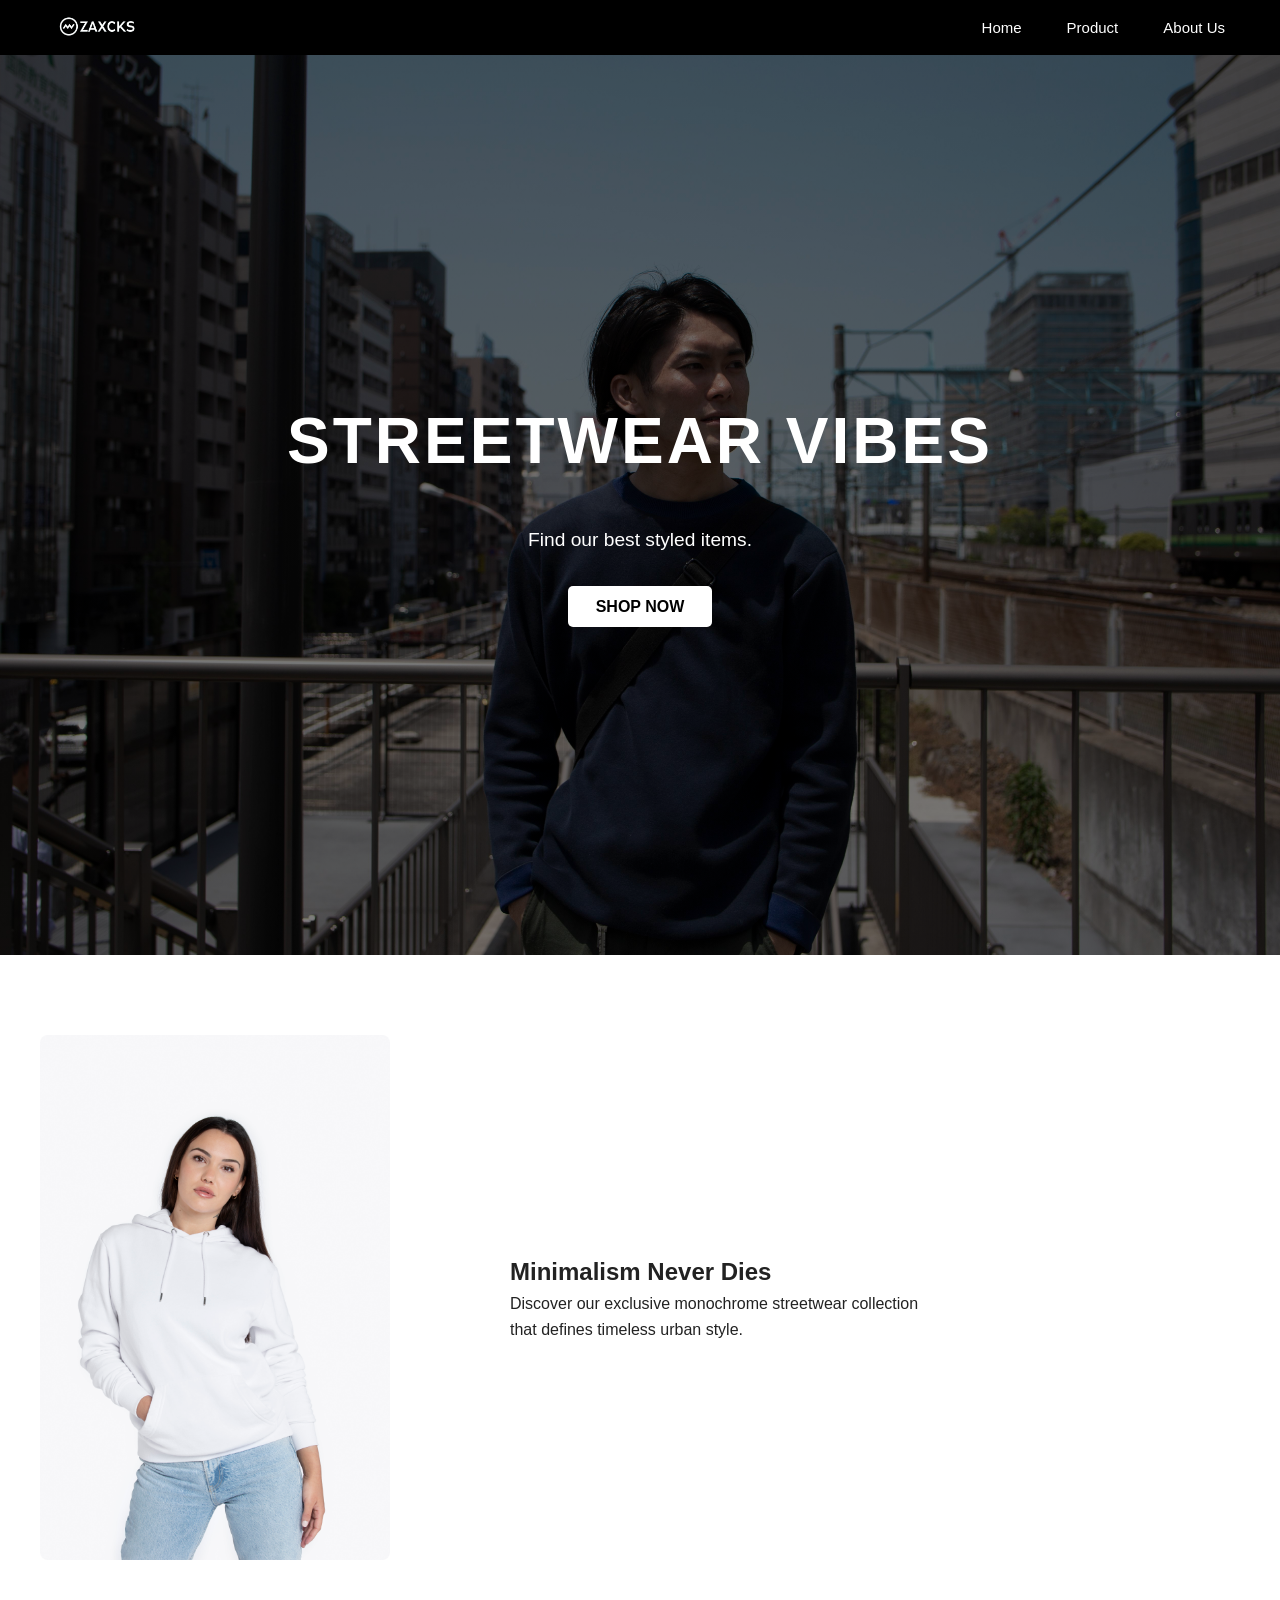
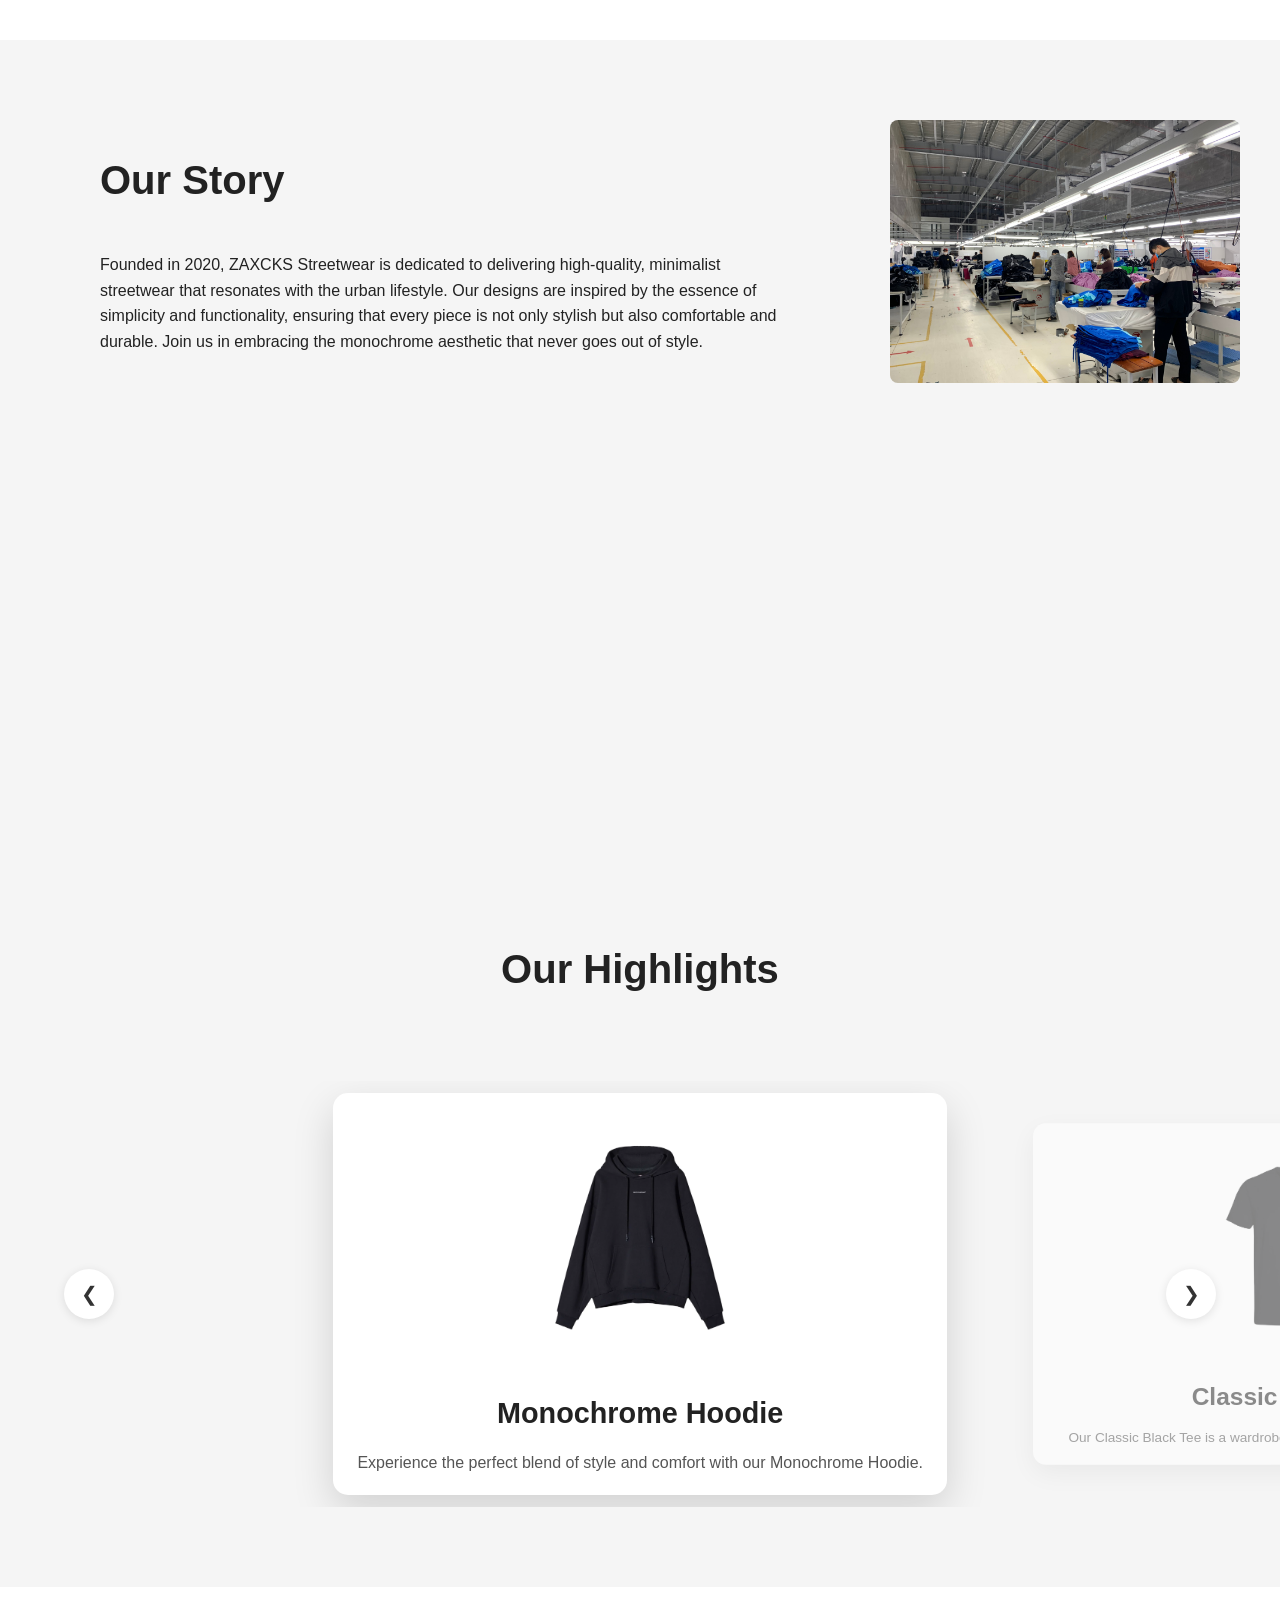
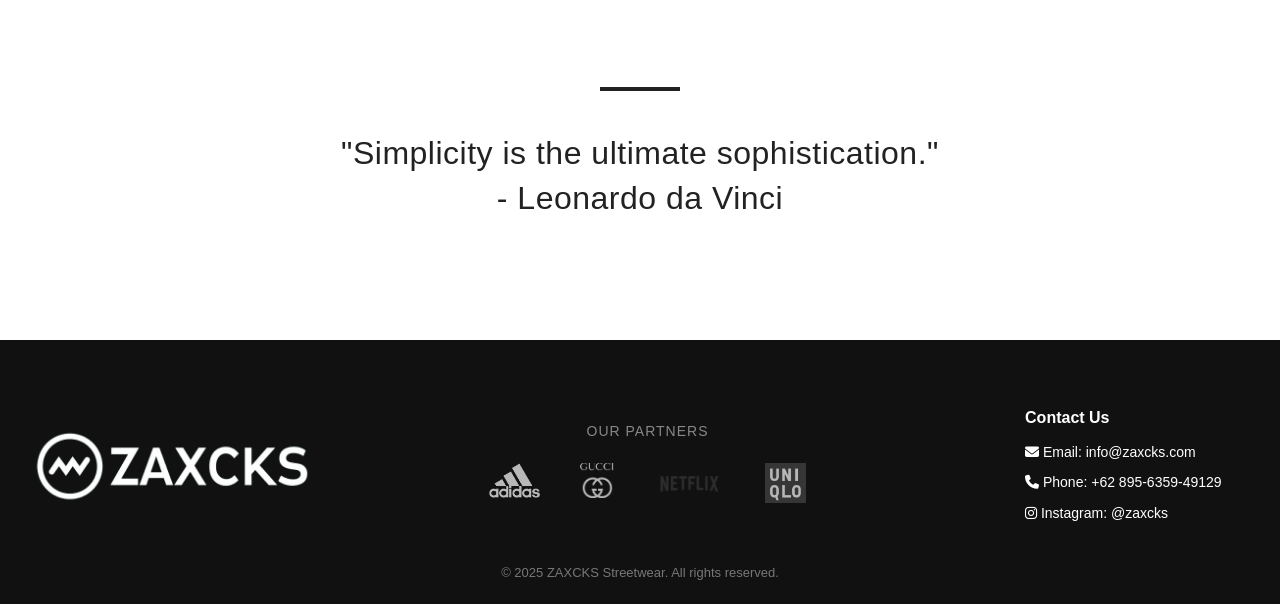
<file: index.html>
<!DOCTYPE html>
<html lang="en">
<head>
  <meta charset="UTF-8">
  <meta name="viewport" content="width=device-width, initial-scale=1.0">
  <title>ZAXCKS Streetwear</title>
  <link rel="stylesheet" href="./styling/main.css">
  <link rel="stylesheet" href="./styling/home.css">
  <link rel="icon" type="image/png" href="./images/head-icon.png"/>
  <link rel="stylesheet" href="https://cdnjs.cloudflare.com/ajax/libs/font-awesome/6.5.1/css/all.min.css">
</head>
<body>

  <header>
    <nav class="navbar">
      <div class="logo">
        <a href="index.html"><img src="./images/Logo.png" alt="ZAXCKS Logo"></a>
      </div>
      <ul class="nav-menu">
        <li><a href="index.html">Home</a></li>
        <li><a href="product.html">Product</a></li>
        <li><a href="about.html">About Us</a></li>
      </ul>
    </nav>
  </header>
  <section class="hero">
    <div class="hero-content">
      <h1>STREETWEAR VIBES</h1>
      <p>Find our best styled items.</p>
      <a href="product.html" class="cta-button">Shop Now</a>
    </div>
  </section>

  <main>
    <section id="intro" class="alternate-section hidden">
    <div class="layout-container">
      <div class="layout-image">
        <img src="./images/home/intro.jpg" alt="Intro Image">
      </div>
      <div class="layout-text">  
        <h1>Minimalism Never Dies</h1>
        <p>Discover our exclusive monochrome streetwear collection <br>that defines timeless urban style.</p>
      </div>
    </div>
      </section>
    
    <section id="brand-story" class="alternate-section hidden">
      <div class="layout-container">
        <div class="layout-image">
          <img src="./images/home/stories.webp" alt="Brand Story Image">
        </div>
        <div class="layout-text">
          <h2>Our Story</h2>
          <p>Founded in 2020, ZAXCKS Streetwear is dedicated to delivering high-quality, minimalist streetwear that resonates with the urban lifestyle. Our designs are inspired by the essence of simplicity and functionality, ensuring that every piece is not only stylish but also comfortable and durable. Join us in embracing the monochrome aesthetic that never goes out of style.</p>
        </div>
      </div>
    </section>

    <section id="brand-values" class="hidden">
        <h2>Our Values</h2>
        <div class="values-container">
            <div class="value-item">
                <h3>Quality</h3>
                <p>We prioritize high-quality materials and craftsmanship in every product we create.</p>
            </div>
            <div class="value-item">
                <h3>Minimalism</h3>
                <p>Our designs focus on simplicity and functionality, embodying the essence of minimalism.</p>
            </div>
            <div class="value-item">
                <h3>Comfort</h3>
                <p>We ensure that our streetwear is not only stylish but also comfortable for everyday wear.</p>
            </div>
          </div>
    </section>

    <section class="highlight-products">
      <h2>Our Highlights</h2>

      <div class="slider-container">
        <div class="slides">
          <div class="slide">
            <img src="./images/product/slide1.webp" alt="Monochrome Hoodie">
            <div class="info">
              <h3>Monochrome Hoodie</h3>
              <p>Experience the perfect blend of style and comfort with our Monochrome Hoodie.</p>
            </div>
          </div>
          <div class="slide">
            <img src="./images/product/slide2.png" alt="Classic Black Tee">
            <div class="info">
              <h3>Classic Black Tee</h3>
              <p>Our Classic Black Tee is a wardrobe essential, offering a minimalist design.</p>
            </div>
          </div>
          <div class="slide">
            <img src="./images/product/slide3.png" alt="Cargo Pants">
            <div class="info">
              <h3>Cargo Pants</h3>
              <p>Stay stylish and functional with our Urban Cargo Pants for the modern enthusiast.</p>
            </div>
          </div>
        </div>
        
        <button class="arrow prev">&#10094;</button>
        <button class="arrow next">&#10095;</button>
      </div>
    </section>

    <section id="closing-quote">
        <blockquote>"Simplicity is the ultimate sophistication." <br>- Leonardo da Vinci</blockquote>
    </section>
  </main>

  <footer> 

    <div class="footer-container">
      <div class="footer-left">
        <div class="footer-logo">
          <img src="./images/Logo.png" alt="ZAXCKS Logo" />
        </div>
      </div>

      <div class="footer-partners">
        <h4>Our Partners</h4>
          <div class="partner-logos">
            <div class="dark-logo">
              <img src="./images/footer/partner1.png" alt="Partner 1">
              <img src="./images/footer/partner2.png" alt="Partner 2">
            </div>
              <img src="./images/footer/partner3.png" alt="Partner 3">
              <img src="./images/footer/partner4.png" alt="Partner 4">
          </div>
      </div>

      <div class="footer-right">
        <h3>Contact Us</h3>
        <ul>
          <li><i class="fas fa-envelope"></i> Email: <a href="mailto:info@zaxcks.com">info@zaxcks.com</a></li>
          <li><i class="fas fa-phone"></i> Phone: <a href="tel:+6281234567890">+62 895-6359-49129</a></li>
          <li><i class="fab fa-instagram"></i> Instagram: <a href="https://instagram.com/zaxcks_" target="_blank">@zaxcks</a></li> 
        </ul> 
      </div>
    </div>

    <div class="footer-copy"> 
      <p>&copy; 2025 ZAXCKS Streetwear. All rights reserved.</p> 
    </div> 

  </footer>

  <script src="script.js"></script>
</body>
</html>
</file>
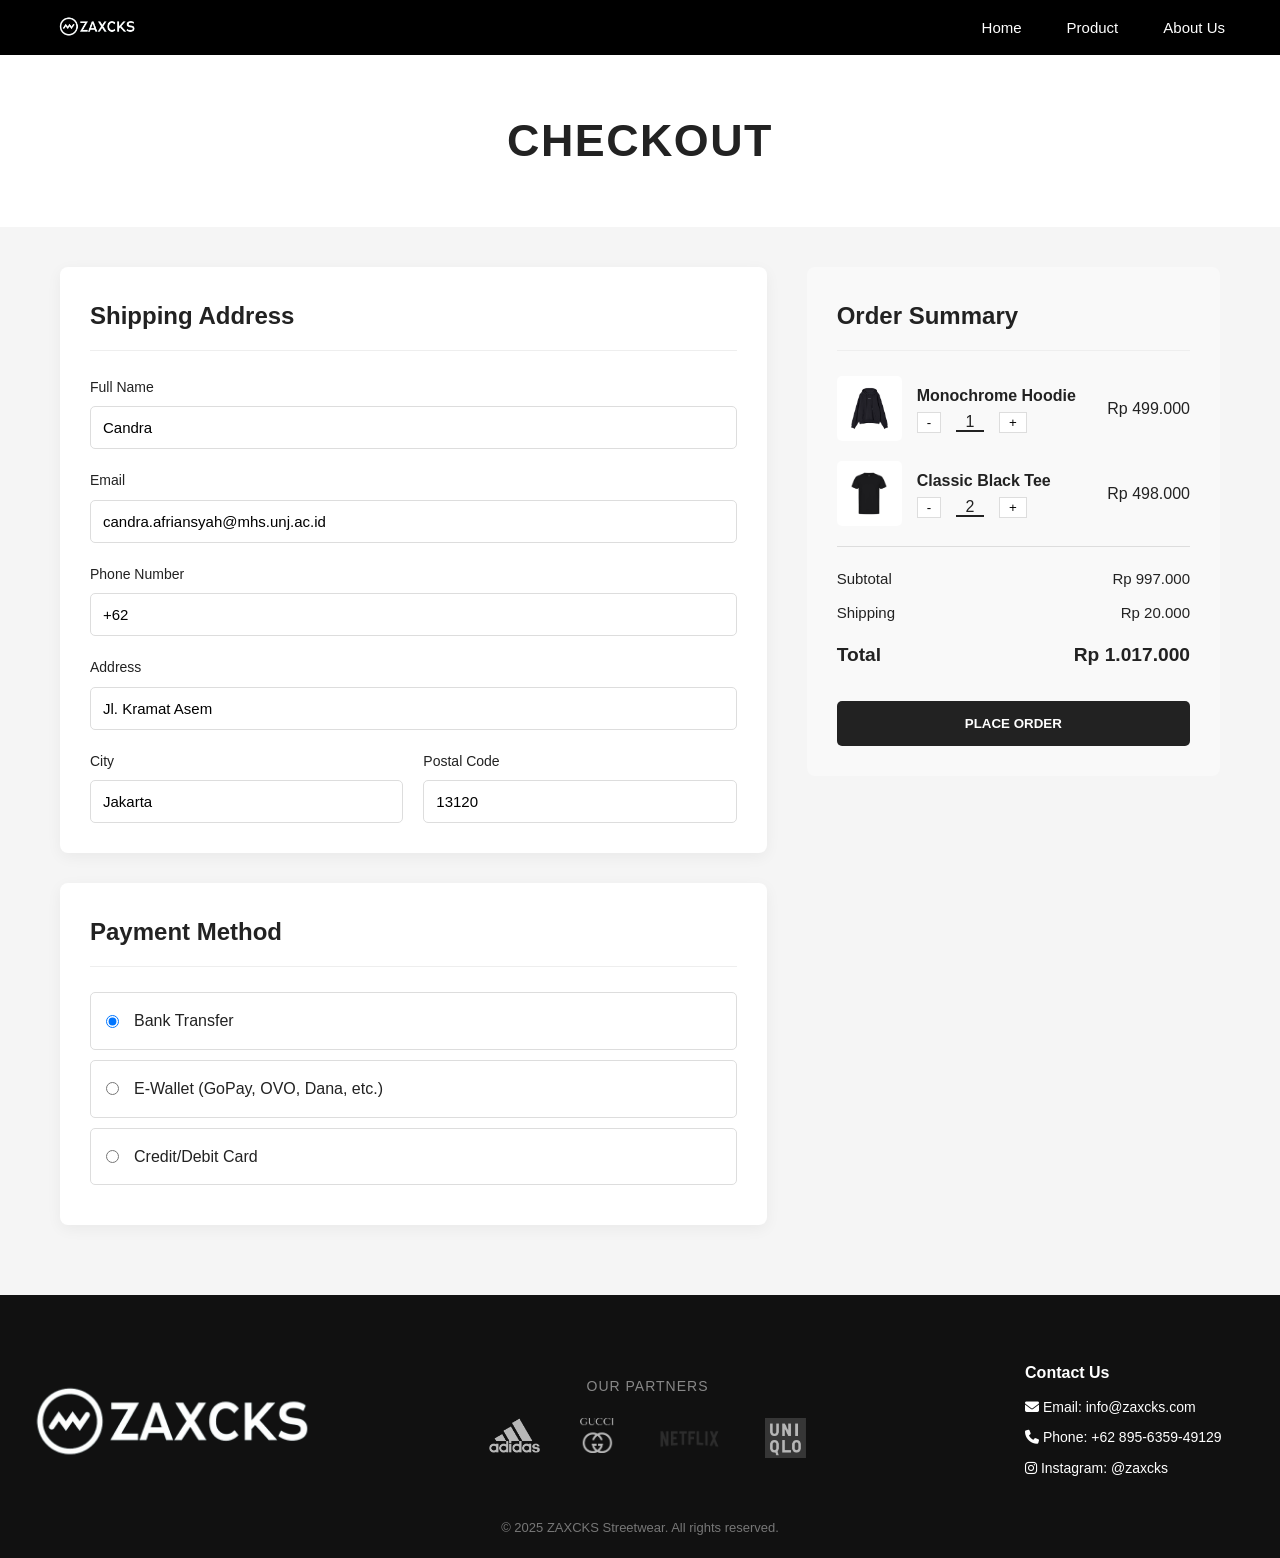
<file: checkout.html>
<!DOCTYPE html>
<html lang="en">
<head>
  <meta charset="UTF-8">
  <meta name="viewport" content="width=device-width, initial-scale=1.0">
  <title>Checkout - ZAXCKS Streetwear</title>
  <link rel="stylesheet" href="./styling/main.css">
  <link rel="stylesheet" href="./styling/checkout.css">
  <link rel="icon" type="image/png" href="./images/head-icon.png"/>
  <link rel="stylesheet" href="https://cdnjs.cloudflare.com/ajax/libs/font-awesome/6.5.1/css/all.min.css">
</head>
<body>

  <header>
    <nav class="navbar">
      <div class="logo">
        <a href="index.html"><img src="./images/Logo.png" alt="ZAXCKS Logo"></a>
      </div>
      <ul class="nav-menu">
        <li><a href="index.html">Home</a></li>
        <li><a href="product.html">Product</a></li>
        <li><a href="about.html">About Us</a></li>
      </ul>
    </nav>
  </header>

  <main class="checkout-page">
    <div class="page-title">
        <h1>Checkout</h1>
    </div>

    <div class="checkout-container">
      <div class="customer-details">
        <div class="form-section">
          <h2>Shipping Address</h2>
          <form id="checkout-form">
            <div class="form-group">
              <label for="name">Full Name</label>
              <input type="text" id="name" name="name" value="Candra" required>
            </div>
            <div class="form-group">
              <label for="email">Email</label>
              <input type="email" id="email" name="email" value="candra.afriansyah@mhs.unj.ac.id" required>
            </div>
            <div class="form-group">
                <label for="phone">Phone Number</label>
                <input type="tel" id="phone" name="phone" value="+62" required>
            </div>
            <div class="form-group">
              <label for="address">Address</label>
              <input type="text" id="address" name="address" value="Jl. Kramat Asem" required>
            </div>
            <div class="form-group half-width">
              <label for="city">City</label>
              <input type="text" id="city" name="city" value="Jakarta" required>
            </div>
            <div class="form-group half-width">
              <label for="postal-code">Postal Code</label>
              <input type="text" id="postal-code" name="postal-code" value="13120" required>
            </div>
          </form>
        </div>

        <div class="form-section">
          <h2>Payment Method</h2>
          <div class="payment-options">
            <div class="payment-option">
              <input type="radio" id="bank-transfer" name="payment" value="bank-transfer" checked>
              <label for="bank-transfer">Bank Transfer</label>
            </div>
            <div class="payment-option">
              <input type="radio" id="e-wallet" name="payment" value="e-wallet">
              <label for="e-wallet">E-Wallet (GoPay, OVO, Dana, etc.)</label>
            </div>
            <div class="payment-option">
                <input type="radio" id="credit-card" name="payment" value="credit-card">
                <label for="credit-card">Credit/Debit Card</label>
              </div>
          </div>
        </div>
      </div>

      <div class="order-summary">
        <h2>Order Summary</h2>
        <div class="order-items">
          <div class="order-item">
            <img src="./images/product/slide1.webp" alt="Monochrome Hoodie">
            <div class="item-details">
              <p class="item-name">Monochrome Hoodie</p>
                <div class="quantity-selector">
                  <button class="minus">-</button>
                  <span class="qty">1</span>
                  <button class="plus">+</button>
                </div>
            </div>
            <p class="item-price">Rp 499.000</p>
          </div>
          <div class="order-item">
            <img src="./images/product/slide2.png" alt="Classic Black Tee">
            <div class="item-details">
              <p class="item-name">Classic Black Tee</p>
                <div class="quantity-selector">
                  <button class="minus">-</button>
                  <span class="qty">2</span>
                  <button class="plus">+</button>
                </div>
            </div>
            <p class="item-price">Rp 498.000</p>
          </div>
        </div>
        <div class="order-total">
          <div class="total-row">
            <span>Subtotal</span>
            <span>Rp 997.000</span>
          </div>
          <div class="total-row">
            <span>Shipping</span>
            <span>Rp 20.000</span>
          </div>
          <div class="total-row grand-total">
            <span>Total</span>
            <span>Rp 1.017.000</span>
          </div>
        </div>
        <button type="submit" form="checkout-form" class="cta-button-dark">Place Order</button>
      </div>
    </div>
  </main>

  <footer> 

    <div class="footer-container">
      <div class="footer-left">
        <div class="footer-logo">
          <img src="./images/Logo.png" alt="ZAXCKS Logo" />
        </div>
      </div>

      <div class="footer-partners">
        <h4>Our Partners</h4>
          <div class="partner-logos">
            <div class="dark-logo">
              <img src="./images/footer/partner1.png" alt="Partner 1">
              <img src="./images/footer/partner2.png" alt="Partner 2">
            </div>
              <img src="./images/footer/partner3.png" alt="Partner 3">
              <img src="./images/footer/partner4.png" alt="Partner 4">
          </div>
      </div>

      <div class="footer-right">
        <h3>Contact Us</h3>
        <ul>
          <li><i class="fas fa-envelope"></i> Email: <a href="mailto:info@zaxcks.com">info@zaxcks.com</a></li>
          <li><i class="fas fa-phone"></i> Phone: <a href="tel:+6281234567890">+62 895-6359-49129</a></li>
          <li><i class="fab fa-instagram"></i> Instagram: <a href="https://instagram.com/zaxcks_" target="_blank">@zaxcks</a></li> 
        </ul> 
      </div>
    </div>

    <div class="footer-copy"> 
      <p>&copy; 2025 ZAXCKS Streetwear. All rights reserved.</p> 
    </div> 

  </footer>

</body>
</html>
</file>
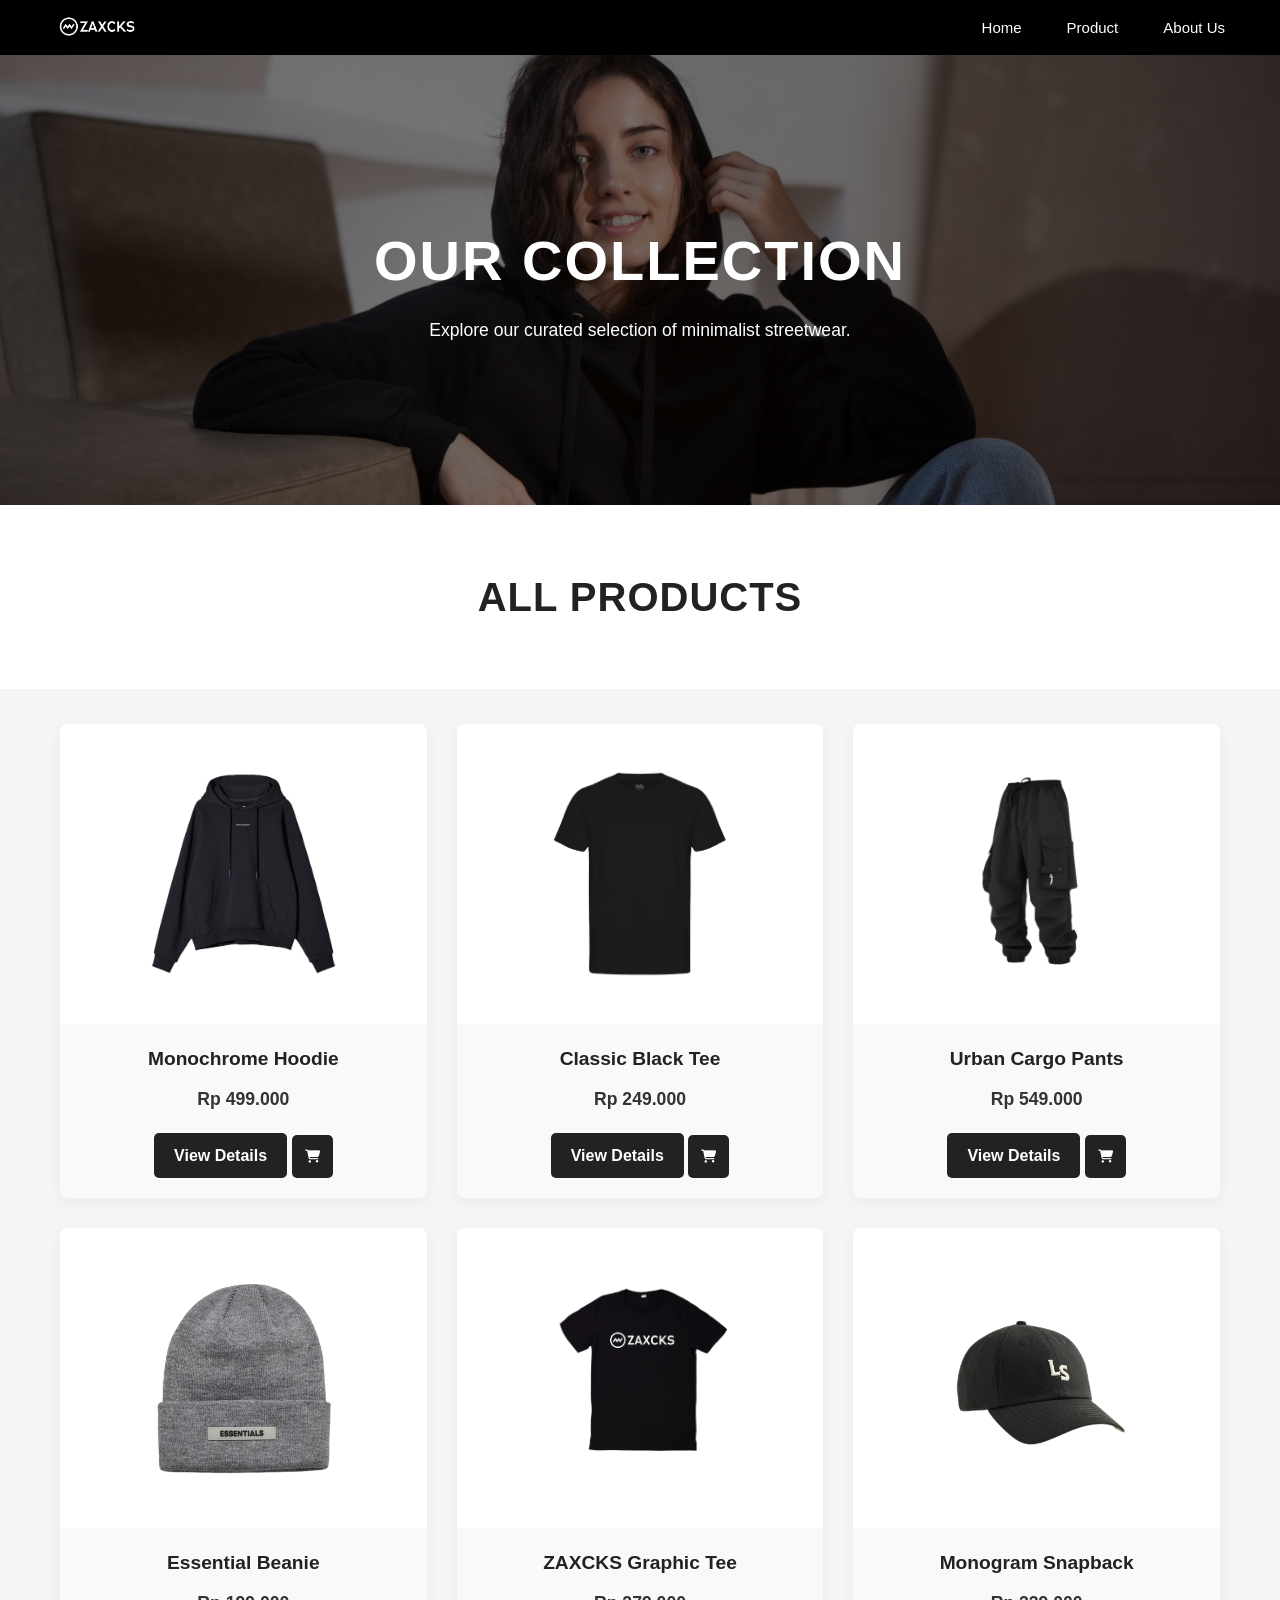
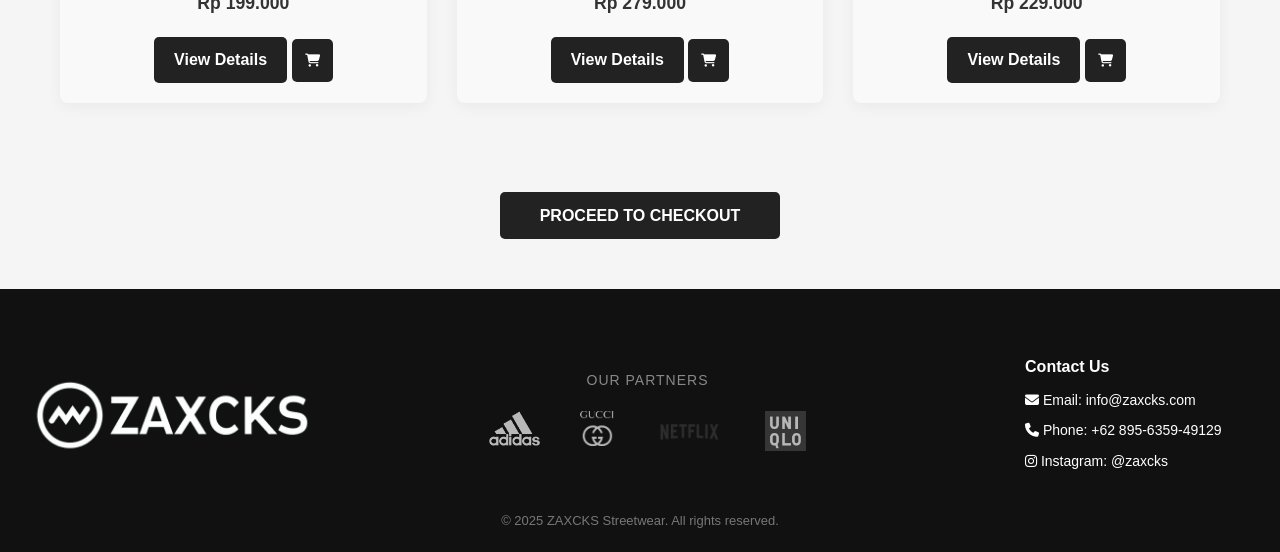
<file: product.html>
<!DOCTYPE html>
<html lang="en">
<head>
  <meta charset="UTF-8">
  <meta name="viewport" content="width=device-width, initial-scale=1.0">
  <title>Products - ZAXCKS Streetwear</title>
  <link rel="stylesheet" href="./styling/main.css">
  <link rel="stylesheet" href="./styling/product.css">
  <link rel="icon" type="image/png" href="./images/head-icon.png"/>
  <link rel="stylesheet" href="https://cdnjs.cloudflare.com/ajax/libs/font-awesome/6.5.1/css/all.min.css">
</head>
<body>

  <header>
    <nav class="navbar">
      <div class="logo">
        <a href="index.html"><img src="./images/Logo.png" alt="ZAXCKS Logo"></a>
      </div>
      <ul class="nav-menu">
        <li><a href="index.html">Home</a></li>
        <li><a href="product.html">Product</a></li>
        <li><a href="about.html">About Us</a></li>
      </ul>
    </nav>
  </header>
  <section class="product-hero">
    <div class="product-hero-content">
      <h1>Our Collection</h1>
      <p>Explore our curated selection of minimalist streetwear.</p>
    </div>
  </section>

  <main class="product-page">

    <section class="page-title">
      <h2>All Products</h2>
    </section>

    <section class="product-grid-container">
      <div class="product-grid">
        <div class="product-card">
          <div class="product-image-container">
            <img src="./images/product/slide1.webp" alt="Monochrome Hoodie" class="product-image">
          </div>
          <div class="product-info">
            <h3 class="product-name">Monochrome Hoodie</h3>
            <p class="product-price">Rp 499.000</p>
            <div class="product-action">
              <a href="#" class="product-cta">View Details</a>
              <button class="product-cart-btn" aria-label="Add to cart">
              <i class="fas fa-shopping-cart"></i>
              </button>
            </div>         
          </div>
        </div>

        <div class="product-card">
          <div class="product-image-container">
            <img src="./images/product/slide2.png" alt="Classic Black Tee" class="product-image">
          </div>
          <div class="product-info">
            <h3 class="product-name">Classic Black Tee</h3>
            <p class="product-price">Rp 249.000</p>
            <div class="product-action">
              <a href="#" class="product-cta">View Details</a>
              <button class="product-cart-btn" aria-label="Add to cart">
              <i class="fas fa-shopping-cart"></i>
              </button>
            </div>
          </div>
        </div>

        <div class="product-card">
          <div class="product-image-container">
            <img src="./images/product/slide3.png" alt="Cargo Pants" class="product-image">
          </div>
          <div class="product-info">
            <h3 class="product-name">Urban Cargo Pants</h3>
            <p class="product-price">Rp 549.000</p>
            <div class="product-action">
              <a href="#" class="product-cta">View Details</a>
              <button class="product-cart-btn" aria-label="Add to cart">
              <i class="fas fa-shopping-cart"></i>
              </button>
            </div>
          </div>
        </div>

        <div class="product-card">
          <div class="product-image-container">
            <img src="./images/product/product4.png" alt="Beanie Hat" class="product-image">
          </div>
          <div class="product-info">
            <h3 class="product-name">Essential Beanie</h3>
            <p class="product-price">Rp 199.000</p>
            <div class="product-action">
              <a href="#" class="product-cta">View Details</a>
              <button class="product-cart-btn" aria-label="Add to cart">
              <i class="fas fa-shopping-cart"></i>
              </button>
            </div>
          </div>
        </div>

        <div class="product-card">
          <div class="product-image-container">
            <img src="./images/product/product5.png" alt="Graphic Tee" class="product-image">
          </div>
          <div class="product-info">
            <h3 class="product-name">ZAXCKS Graphic Tee</h3>
            <p class="product-price">Rp 279.000</p>
            <div class="product-action">
              <a href="#" class="product-cta">View Details</a>
              <button class="product-cart-btn" aria-label="Add to cart">
              <i class="fas fa-shopping-cart"></i>
              </button>
            </div>
          </div>
        </div>
        
        <div class="product-card">
          <div class="product-image-container">
            <img src="./images/product/product6.png" alt="Snapback Cap" class="product-image">
          </div>
          <div class="product-info">
            <h3 class="product-name">Monogram Snapback</h3>
            <p class="product-price">Rp 229.000</p>
            <div class="product-action">
              <a href="#" class="product-cta">View Details</a>
              <button class="product-cart-btn" aria-label="Add to cart">
              <i class="fas fa-shopping-cart"></i>
              </button>
            </div>
          </div>
        </div>

      </div>
      <div class="checkout-button-container">
        <a href="checkout.html" class="main-checkout-button">Proceed to Checkout</a>
      </div>
    </section>
  </main>

  <footer> 

    <div class="footer-container">
      <div class="footer-left">
        <div class="footer-logo">
          <img src="./images/Logo.png" alt="ZAXCKS Logo" />
        </div>
      </div>

      <div class="footer-partners">
        <h4>Our Partners</h4>
          <div class="partner-logos">
            <div class="dark-logo">
              <img src="./images/footer/partner1.png" alt="Partner 1">
              <img src="./images/footer/partner2.png" alt="Partner 2">
            </div>
              <img src="./images/footer/partner3.png" alt="Partner 3">
              <img src="./images/footer/partner4.png" alt="Partner 4">
          </div>
      </div>

      <div class="footer-right">
        <h3>Contact Us</h3>
        <ul>
          <li><i class="fas fa-envelope"></i> Email: <a href="mailto:info@zaxcks.com">info@zaxcks.com</a></li>
          <li><i class="fas fa-phone"></i> Phone: <a href="tel:+6281234567890">+62 895-6359-49129</a></li>
          <li><i class="fab fa-instagram"></i> Instagram: <a href="https://instagram.com/zaxcks_" target="_blank">@zaxcks</a></li> 
        </ul> 
      </div>
    </div>

    <div class="footer-copy"> 
      <p>&copy; 2025 ZAXCKS Streetwear. All rights reserved.</p> 
    </div> 

  </footer>
  <script src="script.js"></script>
</body>
</html>
</file>
<file: styling/main.css>
/* -- Global Styling -- */

/* Reset & Basic Setup */
* {
    margin: 0;
    padding: 0;
    box-sizing: border-box;
}

html, body {
    scroll-behavior: smooth;
}

body {
    font-family: 'Mark Pro', Arial, Helvetica, sans-serif;
    background-color: #f5f5f5;
    color: #222;
    line-height: 1.6;
    flex-direction: column;
    min-height: 100vh;
}

main {
    width: 100%;
}

/* Header & Navbar */
header {
    color: #fff;
    position: sticky;
    top: 0;
    z-index: 1000;
    width: 100%
}

.logo {
    gap: 10px;
    align-items: center;
    display: flex;
}

.logo img { 
    height: 55px;
    width: auto; 
    display: block; 
    object-fit: contain;
    flex-shrink: 0;
}

.navbar {
    display: flex;
    justify-content: space-between;
    align-items: center;
    background-color: black;
    padding: 0px 55px;
}

.nav-menu {
    list-style: none;
    display: flex;
    gap: 45px;
}

.nav-menu a {
    color: white;
    text-decoration: none;
    font-family: 'Mark Pro', sans-serif;
    font-size: 15px;
    font-weight: 500;
    transition: color 0.3s;
}

.nav-menu a:hover {
    color: gray;
    transition: 0.3s;
}

/* Tombol Umum */
.cta-button {
    background-color: #fff;
    color: #000;
    padding: 12px 28px;
    text-decoration: none;
    font-weight: bold;
    border-radius: 5px;
    transition: all 0.3s ease;
    text-transform: uppercase;
}

.cta-button:hover {
    background-color: #c4c4c4;
    transform: scale(1.05);
}

/* Footer */
footer {
    background: #111;
    color: #fff;
    padding: 30px 20px 20px;
}

.footer-container {
    display: flex;
    justify-content: space-between;
    align-items: flex-start;
    flex-wrap: wrap;
    margin: 0 auto
}

/* .footer-left {
    flex: 0;
} */

.footer-left, .footer-partners {
    flex: 0; 
    min-width: 250px; 
}

.footer-logo {
    height: 200px;
    position: absolute;
    width: auto;
    margin-bottom: 15px;
}

.footer-logo img {
    height: 100%;
    margin-bottom: 10px;
}

.footer-right {
    margin-top: 35px;
    padding-right: 3vw
}

.footer-right h3 {
    margin-bottom: 10px;
    font-size: 16px;
    font-weight: 600;
}

.footer-right ul {
    list-style: none;
    padding: 0;
}

.footer-right li {
    margin-bottom: 8px;
    font-size: 14px;
}

.footer-right a {
    color: #fff;
    text-decoration: none;
    transition: color 0.3s;
}

.footer-right a:hover {
    color: gray;
}

.footer-partners {
    text-align: center;
    padding: 30px 0;
    margin: 0 auto;
    margin-top: 20px;
    flex: 1;
}

.footer-partners h4 {
    margin-bottom: 20px;
    color: #888;
    font-size: 14px;
    font-weight: 500;
    text-transform: uppercase;
    letter-spacing: 1px;
}

.partner-logos, .dark-logo {
    display: flex;
    justify-content: center;
    gap: 40px;
    flex-wrap: wrap;
}

.partner-logos img {
    max-height: 40px; 
    width: auto;
    filter: grayscale(100%) opacity(0.7);
    transition: filter 0.3s ease;
}

.partner-logos img:hover {
    filter: grayscale(0%) opacity(1); 
}

.dark-logo img {
    max-height: 35px;
    width: auto;
    filter: invert(1) opacity(0.7);
    transition: filter 0.3s ease;
}

.footer-copy {
    text-align: center;
    margin-top: 30px;
    font-size: 13px;
    color: #777;
}

/* Animasi Scroll */
.hidden {
  opacity: 0;
  transform: translateY(30px);
  transition: opacity 1.3s ease-out, transform 1.3s ease-out;
}

.show {
  opacity: 1;
  transform: translateY(0);
}

/* Media Queries */
@media (max-width: 768px) {
    /* Navbar */
    .navbar {
        flex-direction: column;
        gap: 15px;
        padding: 15px 20px;
    }

    .nav-menu {
        gap: 25px; 
    }
    
    .footer-container {
        flex-direction: column;
        align-items: center;
        text-align: center;
    }

    .footer-left, .footer-partners, .footer-right {
        text-align: center;
        width: 100%;
    }

    .footer-logo {
        position: static;
        height: auto;
        display: flex;
        justify-content: center;
        width: 150px;
        padding-top: 0;
        margin: 0 auto;
    }

    .footer-logo img {
        height: auto;
        width: 100%;
    }
    
    .footer-right {
        margin-top: 0;
        padding-right: 0;
    }
}
</file>
<file: styling/home.css>
/* -- Homepage Styling --*/

/* Hero Section */
.hero {
  background-image: linear-gradient(rgba(0,0,0,0.6), rgba(0,0,0,0.5)), url('../images/home/bg.jpg');
  background-size: cover;
  background-position: center;
  color: #fff;
  height: 100vh;
  width: 100%;
  display: flex;
  justify-content: center;
  align-items: center;
  text-align: center;
  padding: 20px;
}

.hero-content {
    position: relative;
    color: white;
    z-index: 3;
    padding: 0 20px;
}

.hero-content h1 {
    font-size: 4rem;
    margin-bottom: 0.5em;
    text-transform: uppercase;
    letter-spacing: 3px;
}

.hero-content p {
    font-size: 1.2rem;
    margin-bottom: 2em;
}

/* Intro & Brand Story Section */
.alternate-section {
    background-color: #fff;
    padding: 80px 40px;
}

.alternate-section:nth-of-type(even) {
    background-color: #f5f5f5;
}

.layout-container {
    display: flex;
    align-items: center;
    justify-content: center;
    gap: 60px;
    max-width: 1300px;
    margin: 0 auto;
}

.alternate-section:nth-of-type(even) .layout-container {
    flex-direction: row-reverse;
}

.layout-image {
    flex: 1;
    max-width: 350px;
}

.layout-text {
    flex: 1;
    text-align: left;
    padding-left: 60px;
    max-width: 750px;
    margin-right: auto;
}

.layout-image img {
    width: 100%;
    max-width: 120%;
    height: auto;
    border-radius: 8px;
    display: block;
    object-fit: cover;
}

.layout-text h2 {
    font-size: 2.5rem;
    margin-bottom: 1em;
}

/* Brand Values Section */
#brand-values {
    text-align: center;
    padding: 60px 20px;
    background: #f7f7f7;
    padding-top: 50px
}

#brand-values h2 {
    font-size: 2.5rem;
    margin-bottom: 40px;
}

.values-container {
    display: flex;
    justify-content: center;
    gap: 40px;
    flex-wrap: wrap;
}

.value-item {
    background: #fff;
    border-radius: 12px;
    box-shadow: 0 4px 8 px rgba(0, 0, 0, 0.8);
    padding: 30px 20px;
    width: 280px;
    text-align: center;
    transition: transform 0.3s ease, box-shadow 0.3s ease;
}

.value-item h3 {
    font-size: 1.3rem;
    margin-bottom: 15px;
}

.value-item p {
    color: #555;
    line-height: 1.5;
}

.value-item:hover {
    transform: translateY(-10px);
    box-shadow: 0 12px 20px rgba(0, 0, 0, 0.15)
}

/* Highlight Products Slider */
.highlight-products {
    background-color: #f5f5f5;
    padding: 80px 0;
    text-align: center;
}

.highlight-products h2 {
    font-size: 2.5rem;
    margin-bottom: 2em;
}

.slider-container {
    position: relative;
    width: 100%;
    overflow-x: hidden;
}

.slides {
    display: flex;
    align-items: center;
    padding: 0 10%;
    transition: transform 0.6s cubic-bezier(0.25, 1, 0.5, 1);
}

.slide {
    min-width: 60%;
    margin: 0 20px;
    box-sizing: border-box;
    background-color: #fff;
    border-radius: 15px;
    box-shadow: 0 10px 30px rgba(0,0,0,0.1);
    padding: 20px;
    transform: scale(0.85);
    opacity: 0.5;
    transition: transform 0.5s ease, opacity 0.5s ease, box-shadow 0.5s ease;
}

.slide.active {
    transform: scale(1);
    opacity: 1;
    box-shadow: 0 15px 40px rgba(0,0,0,0.15);
}

.slide img {
    width: 100%;
    height: 250px;
    object-fit: contain;
    margin-bottom: 20px;
}

.slide .info h3 {
    font-size: 1.8rem;
    margin-bottom: 0.5em;
}

.slide .info p {
    color: #555;
    line-height: 1.5;
}

.arrow {
    position: absolute;
    top: 50%;
    transform: translateY(-50%);
    background-color: #fff;
    color: #333;
    border: none;
    border-radius: 50%;
    width: 50px;
    height: 50px;
    font-size: 20px;
    cursor: pointer;
    display: flex;
    justify-content: center;
    align-items: center;
    box-shadow: 0 2px 10px rgba(0,0,0,0.1);
    transition: transform 0.3s;
    z-index: 10;
}

.arrow:hover {
    transform: translateY(-50%) scale(1.1);
}

.prev { 
    left: 5%; 
}

.next { 
    right: 5%; 
}

/* Closing Quote Section */
#closing-quote {
    background-color: #fff;
    color: #222;
    padding: 100px 40px;
    text-align: center;
    position: relative;
}

#closing-quote::before {
    content: '';
    display: block;
    width: 80px;
    height: 4px;
    background-color: #222; 
    margin: 0 auto 40px;
}

#closing-quote blockquote {
    font-size: 2rem;
    font-weight: 500;
    font-style: normal;
    max-width: 800px;
    margin: 0 auto 20px;
    line-height: 1.4;
    letter-spacing: 0.5px;
}

#closing-quote cite {
    font-size: 1rem;
    font-style: normal;
    color: #777;
    text-transform: uppercase;
}

@media (max-width: 768px) {

    .hero-content h1 {
        font-size: 2.5rem;
    }

    .hero-content p {
        font-size: 1rem;
    }

    .layout-container {
        flex-direction: column !important;
    }

    .layout-image img {
        width: 100%; 
        max-width: 100%;
    }

    .layout-text {
        text-align: center; 
        padding-left: 0;
    }
    .layout-text h2 {
        text-align: center;
    }

    .value-item {
        width: 100%;
        max-width: 320px;
    }

    .slide {
        min-width: 85%;
    }
}
</file>
<file: styling/checkout.css>
/* Checkout */

.checkout-page .page-title {
    background-color: #fff;
    text-align: center;
    padding: 50px 20px;
}

.checkout-page .page-title h1 {
    font-size: 2.8rem;
    text-transform: uppercase;
    letter-spacing: 1.5px;
}

.checkout-container {
    display: flex;
    gap: 40px;
    max-width: 1200px;
    margin: 40px auto;
    padding: 0 20px;
    align-items: flex-start;
}

.customer-details {
    flex: 2;
}

.order-summary {
    flex: 1;
    background-color: #f9f9f9;
    padding: 30px;
    border-radius: 8px;
    position: sticky;
    top: 100px;
}

.form-section {
    background-color: #fff;
    padding: 30px;
    border-radius: 8px;
    margin-bottom: 30px;
    box-shadow: 0 4px 15px rgba(0,0,0,0.05);
}

.form-section h2, .order-summary h2 {
    font-size: 1.5rem;
    margin-bottom: 25px;
    border-bottom: 1px solid #eee;
    padding-bottom: 15px;
}

#checkout-form {
    display: flex;
    flex-wrap: wrap;
    gap: 20px;
}

.form-group {
    width: 100%;
    display: flex;
    flex-direction: column;
}

.form-group.half-width {
    width: calc(50% - 10px);
}

.form-group label {
    margin-bottom: 8px;
    font-weight: 500;
    font-size: 14px;
}

.form-group input {
    width: 100%;
    padding: 12px;
    border: 1px solid #ddd;
    border-radius: 5px;
    font-family: inherit;
    font-size: 15px;
}

.form-group input:focus {
    outline: none;
    border-color: #222;
}

.payment-options .payment-option {
    display: flex;
    align-items: center;
    padding: 15px;
    border: 1px solid #ddd;
    border-radius: 5px;
    margin-bottom: 10px;
    cursor: pointer;
}

.payment-options .payment-option input {
    margin-right: 15px;
}

/* Order Summary */
.order-item {
    display: flex;
    align-items: center;
    gap: 15px;
    margin-bottom: 20px;
}

.order-item img {
    width: 65px;
    height: 65px;
    object-fit: contain;
    background-color: #fff;
    border-radius: 5px;
    padding: 5px;
}

.order-item .item-details {
    flex-grow: 1;
}

.order-item .item-name {
    font-weight: 600;
}

.order-item .item-qty {
    font-size: 14px;
    color: #777;
}

.order-item .item-price {
    font-weight: 500;
}

.quantity-selector button {
    padding: 2px 9px;
    border: 1px solid #ddd;
    background-color: #fff;
    cursor: pointer
}

.minus {
    margin-right: 10px
}

.plus {
    margin-left: 10px
}

.qty {
    border-bottom: 2px solid #222;
    padding: 0 10px;
    font-weight: 500;
}

.order-total {
    margin-top: 20px;
    padding-top: 20px;
    border-top: 1px solid #ddd;
}

.total-row {
    display: flex;
    justify-content: space-between;
    margin-bottom: 10px;
    font-size: 15px;
}

.total-row.grand-total {
    font-size: 1.2rem;
    font-weight: bold;
    margin-top: 15px;
}

.cta-button-dark {
    background-color: #222;
    color: #fff;
    padding: 15px 28px;
    text-decoration: none;
    font-weight: bold;
    border-radius: 5px;
    transition: all 0.3s ease;
    text-transform: uppercase;
    width: 100%;
    text-align: center;
    border: none;
    cursor: pointer;
    margin-top: 20px;
}

.cta-button-dark:hover {
    background-color: #555;
    transform: scale(1.02);
}

@media (max-width: 992px) {
    .checkout-container {
        flex-direction: column-reverse;
    }
    .order-summary {
        position: static;
        width: 100%;
    }
}

@media (max-width: 768px) {
    .form-group.half-width {
        width: 100%;
    }
    
    .plus {
        margin-left: 5px;
    }

    .minus {
        margin-right: 5px;
    }
}
</file>
<file: styling/product.css>
.product-page {
  width: 100%;
}

/* hero */
.product-hero {
  background-image: linear-gradient(rgba(0,0,0,0.5), rgba(0,0,0,0.5)), url('../images/product/bg2.jpg');
  background-size: cover;
  background-position: center;
  color: #fff;
  min-height: 50vh;
  display: flex;
  justify-content: center;
  align-items: center;
  text-align: center;
  padding: 20px;
}

.product-hero h1 {
  font-size: 3.5rem;
  text-transform: uppercase;
  letter-spacing: 2px;
}

.product-hero p {
  font-size: 1.1rem;
  max-width: 500px;
  margin: 10px auto 0;
}

/* main*/
.page-title {
  background-color: #fff;
  text-align: center;
  padding: 60px 20px;
}

.page-title h2 {
  font-size: 2.5rem;
  text-transform: uppercase;
  letter-spacing: 1px;
}

/* products */
.product-grid-container {
  max-width: 1200px;
  margin: 0 auto;
  padding: 35px 20px 60px; 
}

.product-grid {
  display: grid;
  grid-template-columns: repeat(auto-fit, minmax(280px, 1fr));
  gap: 30px;
}

.product-card {
  background-color: #f9f9f9;
  border-radius: 8px;
  overflow: hidden;
  box-shadow: 0 4px 15px rgba(0,0,0,0.05);
  transition: transform 0.3s ease, box-shadow 0.3s ease;
  display: flex;
  flex-direction: column;
}

.product-card:hover {
  transform: translateY(-8px);
  box-shadow: 0 20px 45px rgba(0,0,0,0.3);
}

.product-image-container {
  width: 100%;
  background-color: #fff;
}

.product-image {
  width: 100%;
  height: 300px;
  object-fit: contain;
  padding: 15px;
  display: block;
}

.product-info {
  padding: 20px;
  text-align: center;
  flex-grow: 1;
  display: flex;
  flex-direction: column;
}

.product-name {
  font-size: 1.2rem;
  margin-bottom: 10px;
  flex-grow: 1;
}

.product-price {
  font-size: 1.1rem;
  font-weight: bold;
  color: #333;
  margin-bottom: 20px;
}

.product-cta {
  background-color: #222;
  color: #fff;
  padding: 10px 20px;
  text-decoration: none;
  border-radius: 5px;
  font-weight: bold;
  transition: background-color 0.3s ease;
  display: inline-block;
  flex-grow: 1;
}

.product-cta:hover {
  background-color: #555;
}

.product-actions {
  display: flex;
  justify-content: center;
  align-items: center;
  gap: 10px;
  margin-top: 20px;
}

.product-cart-btn {
  background-color: #222;
  color: #fff;
  padding: 14px 13px;
  border-radius: 5px;
  border: none;
  cursor: pointer;
  transition: background-color 0.3s ease;
}

.product-cart-btn:hover {
  background-color: #555;
}

/* checkout */
.checkout-button-container {
  text-align: center;
  margin-top: 100px;
}

.main-checkout-button {
  background-color: #222;
  color: #fff;
  padding: 15px 40px;
  text-decoration: none;
  font-weight: bold;
  border-radius: 5px;
  text-transform: uppercase;
  font-size: 1rem;
  transition: all 0.3s ease;
}

.main-checkout-button:hover {
  background-color: #555;
  transform: scale(1.05);
}

@media (max-width: 768px) {

    .product-hero-content h1 {
        font-size: 2.5rem;
    }

    .product-hero-content p {
        font-size: 1rem;
    }
}
</file>
